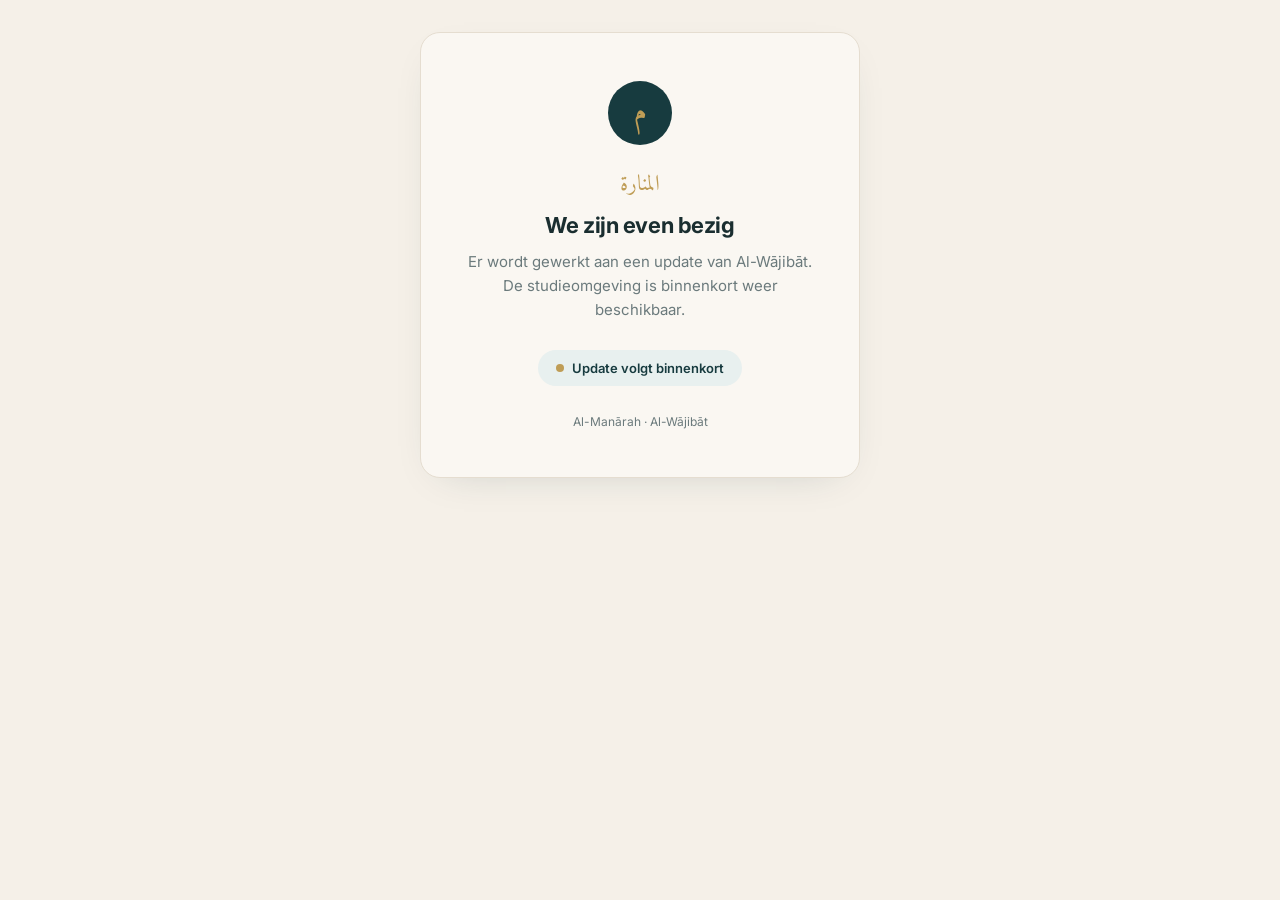
<file: onderhoud.html>
<!DOCTYPE html>
<html lang="nl">
<head>
<meta charset="UTF-8">
<meta name="viewport" content="width=device-width, initial-scale=1">
<meta name="theme-color" content="#173b3f">
<title>Al-Manārah · Binnenkort beschikbaar</title>
<link rel="preconnect" href="https://fonts.googleapis.com">
<link rel="preconnect" href="https://fonts.gstatic.com" crossorigin>
<link href="https://fonts.googleapis.com/css2?family=Inter:wght@400;500;600;700&family=Amiri:wght@400;700&display=swap" rel="stylesheet">
<style>
  :root {
    --bg: #f5f0e8;
    --card: #faf7f2;
    --text: #1a2e30;
    --muted: #6b7a7c;
    --brown: #173b3f;
    --gold: #bf9d56;
  }
  * { box-sizing: border-box; margin: 0; padding: 0; }
  html, body {
    min-height: 100%;
    font-family: Inter, -apple-system, BlinkMacSystemFont, "Segoe UI", Roboto, sans-serif;
    background: var(--bg);
    color: var(--text);
  }
  body {
    display: flex;
    align-items: center;
    justify-content: center;
    padding: 32px 20px;
  }
  .card {
    width: 100%;
    max-width: 440px;
    background: var(--card);
    border: 1px solid #e5ddd0;
    border-radius: 20px;
    padding: 48px 36px;
    text-align: center;
    box-shadow: 0 12px 40px -24px rgba(23, 59, 63, 0.25);
  }
  .mark {
    width: 64px;
    height: 64px;
    margin: 0 auto 20px;
    border-radius: 50%;
    background: var(--brown);
    color: var(--gold);
    display: flex;
    align-items: center;
    justify-content: center;
    font-family: Amiri, serif;
    font-size: 28px;
    font-weight: 700;
  }
  .ar {
    font-family: Amiri, serif;
    font-size: 22px;
    color: var(--gold);
    margin-bottom: 8px;
  }
  h1 {
    font-size: 22px;
    font-weight: 700;
    letter-spacing: -0.02em;
    margin-bottom: 12px;
  }
  p {
    font-size: 15px;
    line-height: 1.6;
    color: var(--muted);
    margin-bottom: 28px;
  }
  .badge {
    display: inline-flex;
    align-items: center;
    gap: 8px;
    padding: 10px 18px;
    border-radius: 999px;
    background: #e8f0ef;
    color: var(--brown);
    font-size: 13px;
    font-weight: 600;
  }
  .dot {
    width: 8px;
    height: 8px;
    border-radius: 50%;
    background: var(--gold);
    animation: pulse 1.4s ease-in-out infinite;
  }
  @keyframes pulse {
    0%, 100% { opacity: 1; transform: scale(1); }
    50% { opacity: 0.45; transform: scale(0.85); }
  }
  footer {
    margin-top: 28px;
    font-size: 12px;
    color: var(--muted);
  }
</style>
</head>
<body>
  <main class="card">
    <div class="mark">م</div>
    <div class="ar">المنارة</div>
    <h1>We zijn even bezig</h1>
    <p>
      Er wordt gewerkt aan een update van Al-Wājibāt.
      De studieomgeving is binnenkort weer beschikbaar.
    </p>
    <div class="badge">
      <span class="dot" aria-hidden="true"></span>
      Update volgt binnenkort
    </div>
    <footer>Al-Manārah · Al-Wājibāt</footer>
  </main>
</body>
</html>
</file>
